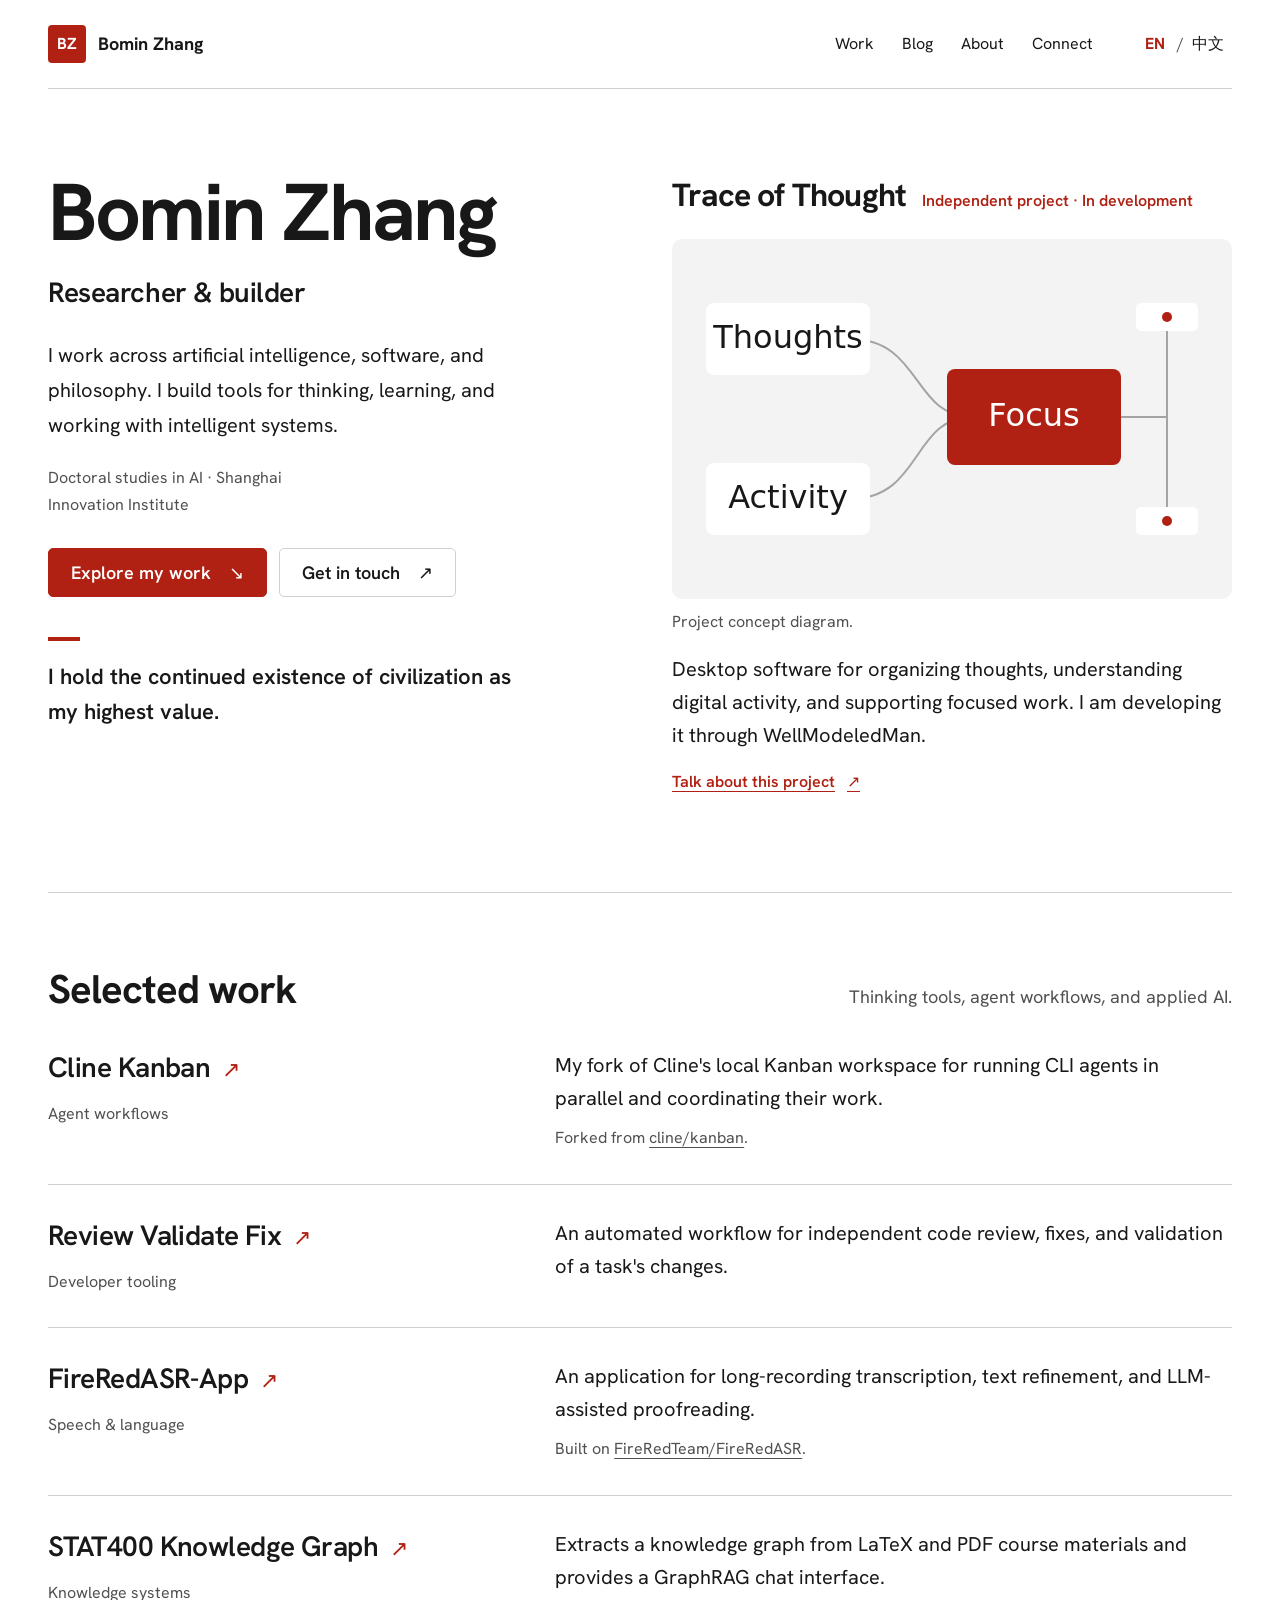
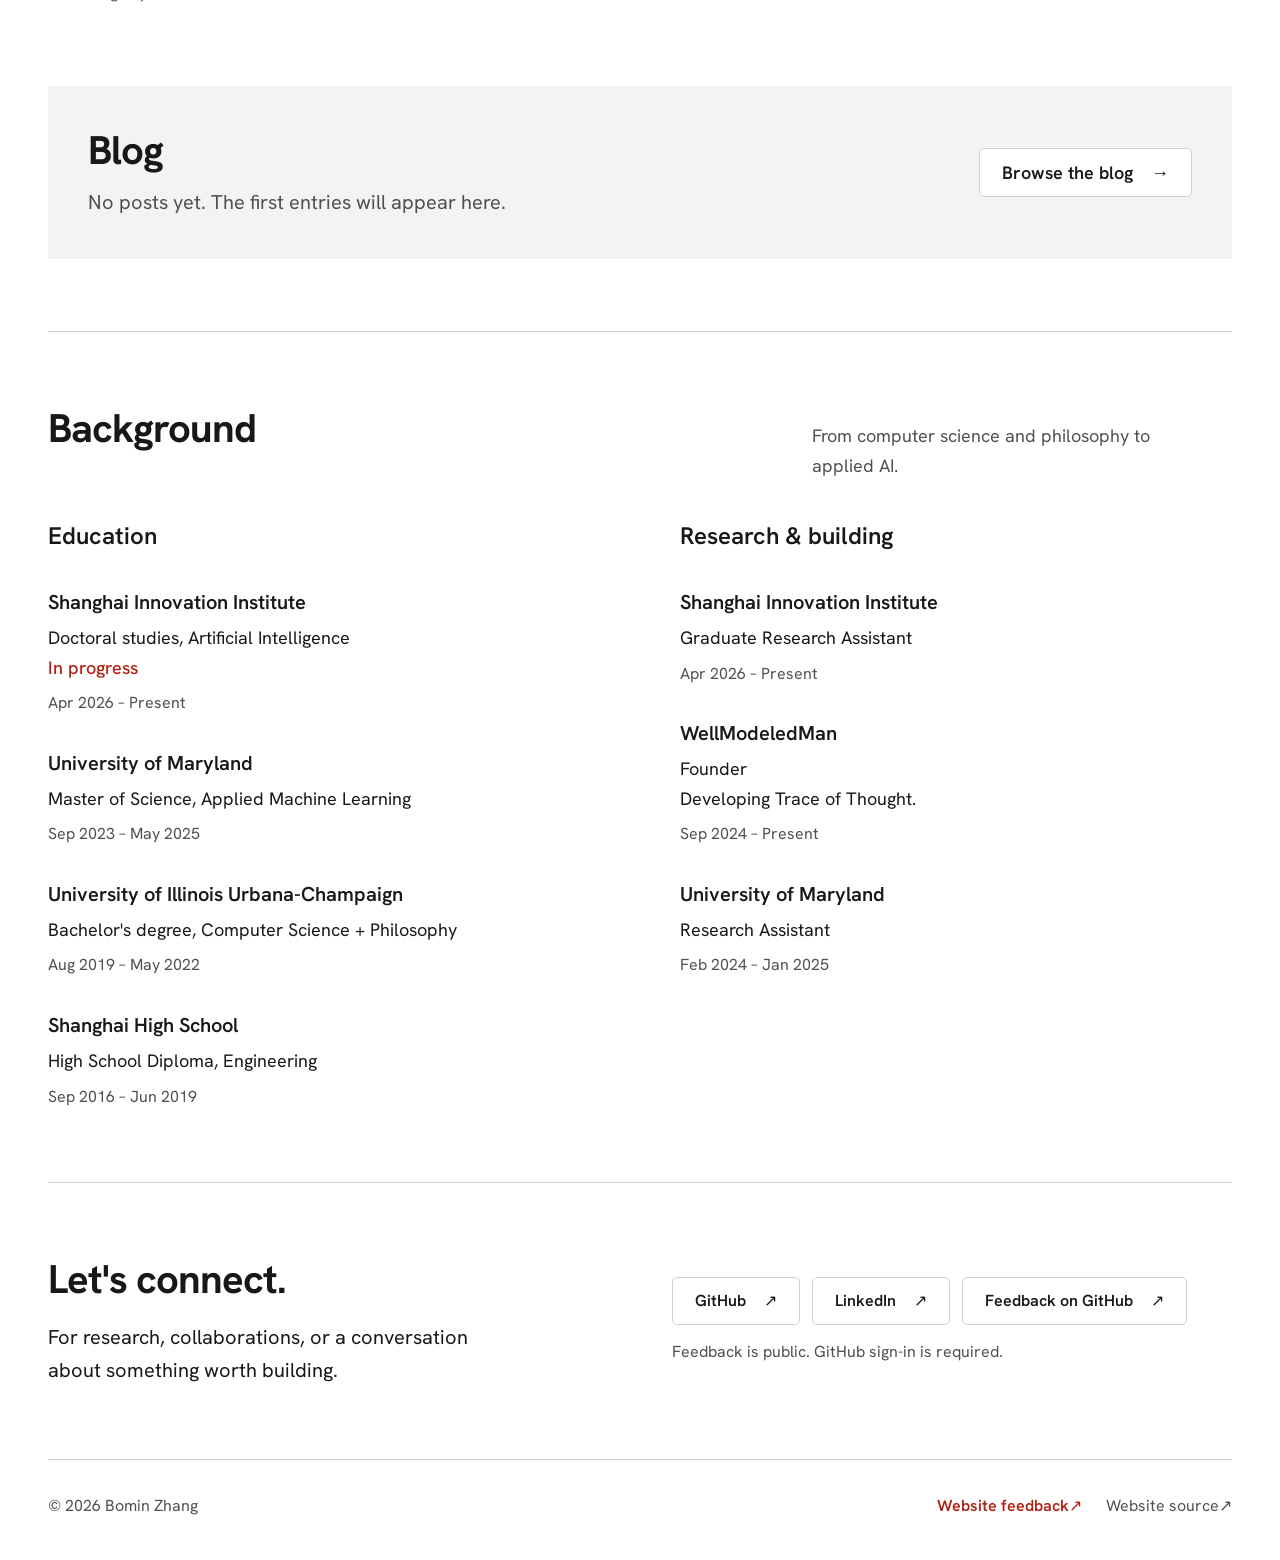
<file: projects/personal-website/public/index.html>
<!doctype html>
<html lang="en" data-language-redirect-entry>
<head>
  <meta charset="utf-8">
  <meta name="viewport" content="width=device-width, initial-scale=1">
  <meta name="description" content="Bomin Zhang, a researcher and builder working across artificial intelligence, software, and philosophy. 跨领域研究与构建者。">
  <title>Bomin Zhang | Researcher &amp; builder</title>
  <link rel="canonical" href="https://realmx1.github.io/">
  <link rel="alternate" hreflang="en" href="https://realmx1.github.io/en/">
  <link rel="alternate" hreflang="zh-CN" href="https://realmx1.github.io/zh/">
  <link rel="alternate" hreflang="x-default" href="https://realmx1.github.io/">
  <link rel="icon" type="image/svg+xml" href="assets/bomin-zhang-monogram.svg">
  <link rel="preload" href="assets/fonts/hanken-grotesk-latin-variable.woff2" as="font" type="font/woff2" crossorigin>
  <link rel="stylesheet" href="assets/personal-website.css">
  <script src="assets/language-preference-navigation.js" defer></script>
</head>
<body class="language-entry-page">
  <main class="language-entry-content">
    <span class="personal-monogram" aria-hidden="true">BZ</span>
    <h1 class="personal-name">Bomin Zhang</h1>
    <p class="language-entry-description">Researcher &amp; builder<br><span lang="zh-CN">跨领域研究与构建者</span></p>
    <nav class="entry-language-options" aria-label="Choose your language / 选择语言">
      <a href="en/" lang="en" hreflang="en">English <span aria-hidden="true">→</span></a>
      <a href="zh/" lang="zh-CN" hreflang="zh-CN">简体中文 <span aria-hidden="true">→</span></a>
    </nav>
  </main>
</body>
</html>
</file>
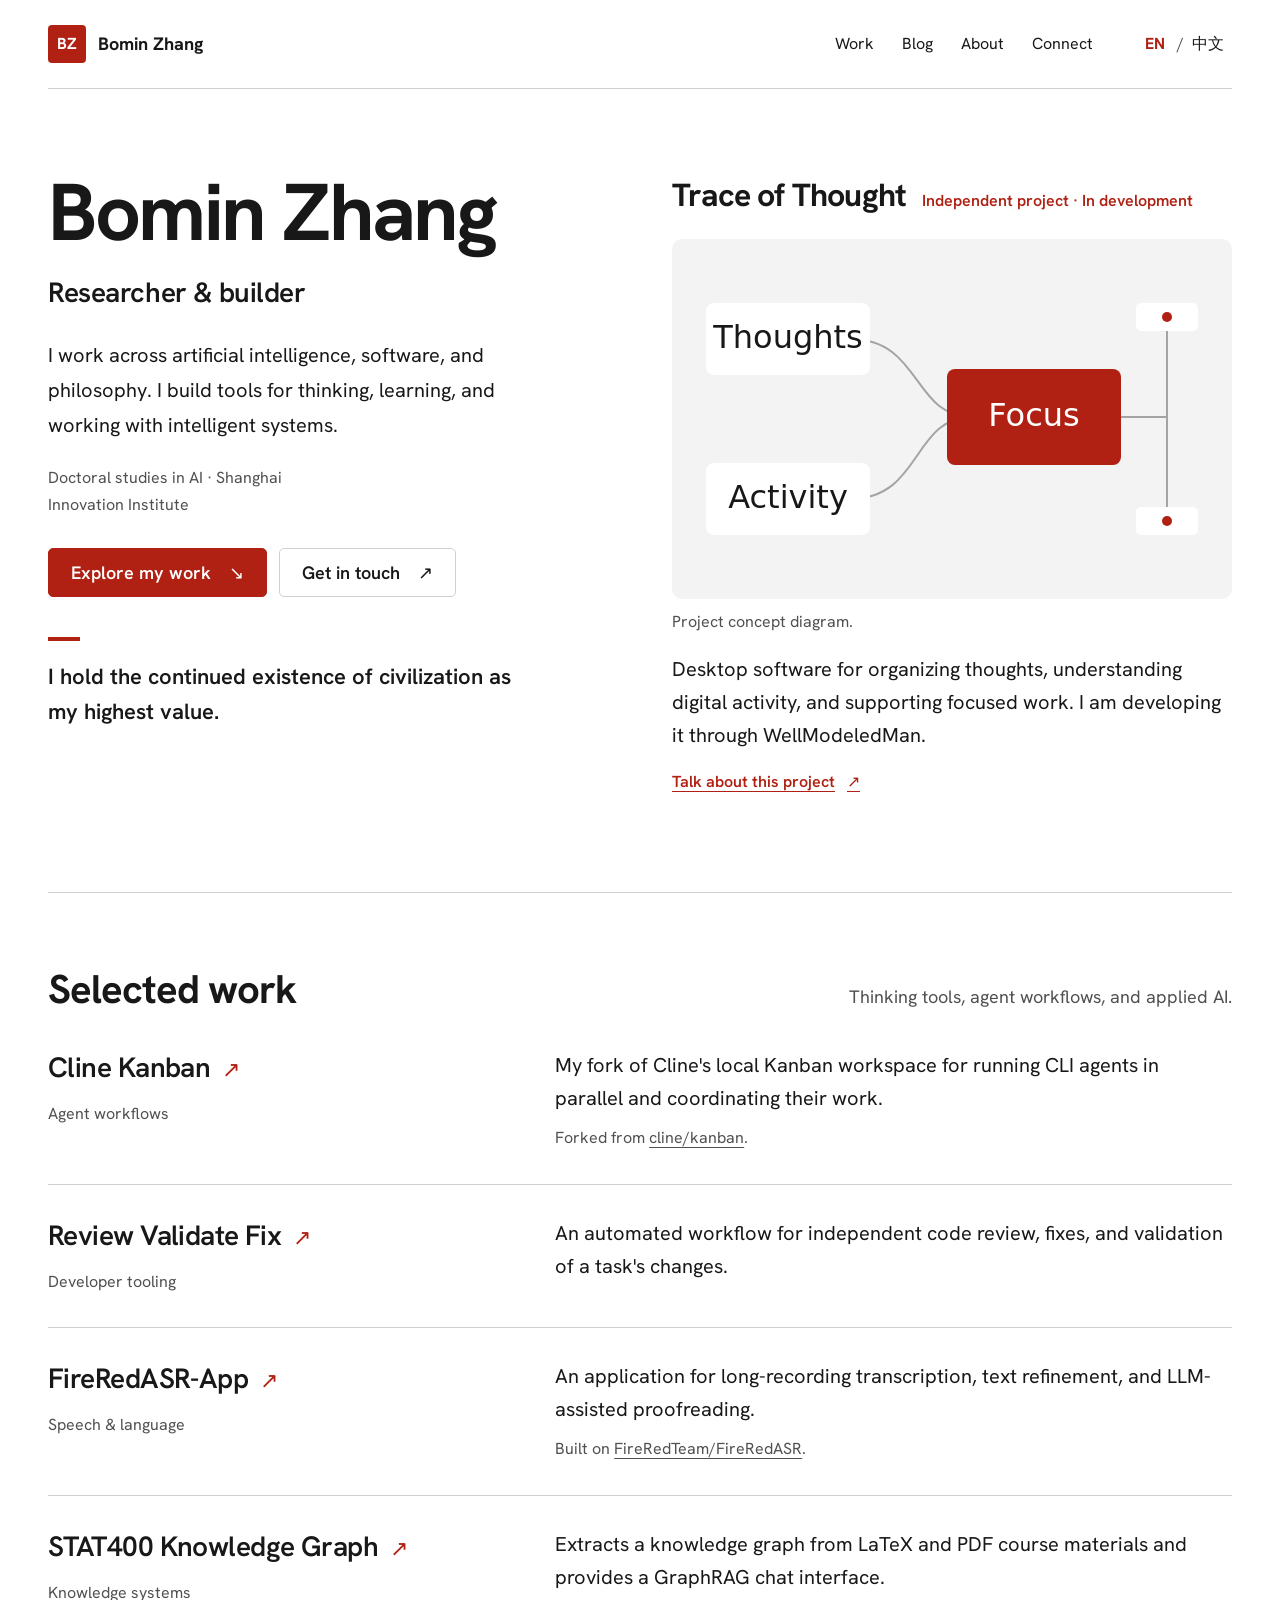
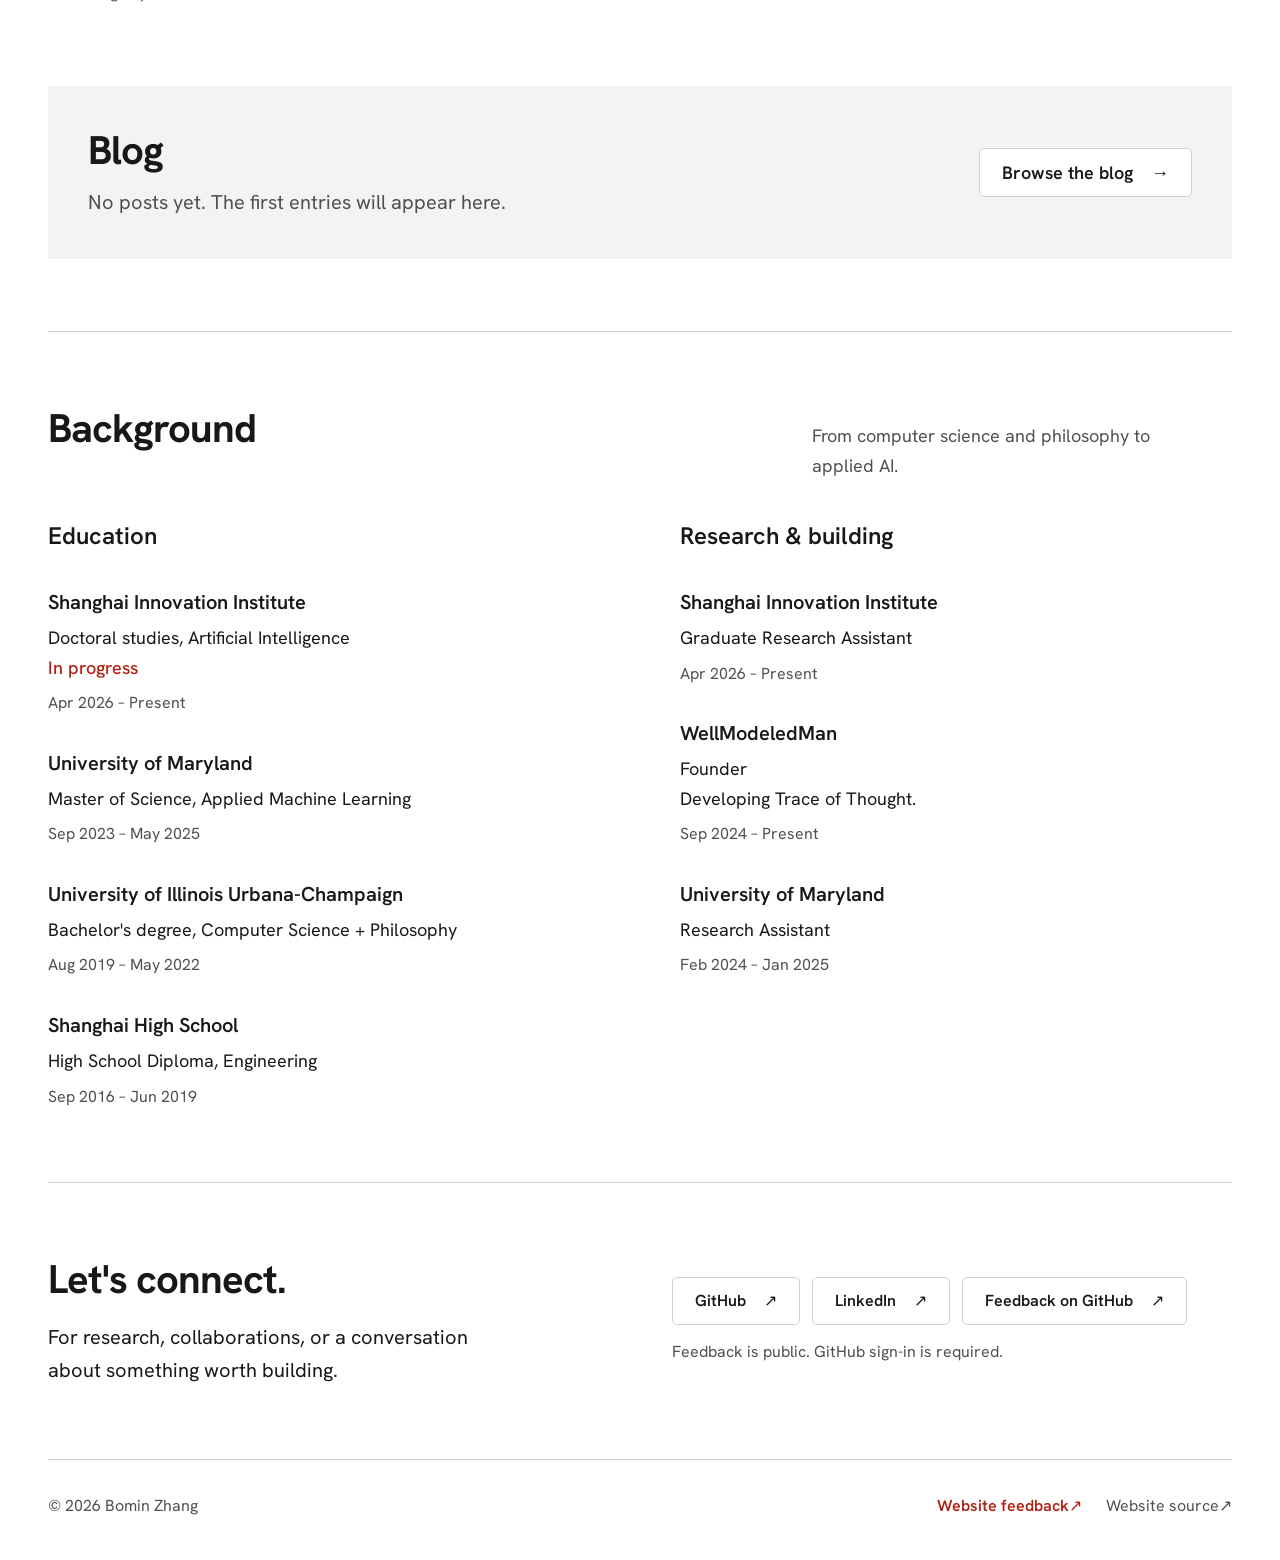
<file: projects/personal-website/public/en/index.html>
<!doctype html>
<html lang="en">
<head>
  <meta charset="utf-8">
  <meta name="viewport" content="width=device-width, initial-scale=1">
  <meta name="description" content="Bomin Zhang is a researcher and builder working across artificial intelligence, software, and philosophy. Explore selected work, background, and ways to connect.">
  <meta name="theme-color" content="white">
  <meta property="og:type" content="website">
  <meta property="og:title" content="Bomin Zhang | Researcher &amp; builder">
  <meta property="og:description" content="Working across artificial intelligence, software, and philosophy, with a longer view of civilization's future.">
  <meta property="og:url" content="https://realmx1.github.io/en/">
  <meta property="og:locale" content="en_US">
  <meta property="og:locale:alternate" content="zh_CN">
  <title>Bomin Zhang | Researcher &amp; builder</title>
  <link rel="canonical" href="https://realmx1.github.io/en/">
  <link rel="alternate" hreflang="en" href="https://realmx1.github.io/en/">
  <link rel="alternate" hreflang="zh-CN" href="https://realmx1.github.io/zh/">
  <link rel="alternate" hreflang="x-default" href="https://realmx1.github.io/">
  <link rel="icon" type="image/svg+xml" href="../assets/bomin-zhang-monogram.svg">
  <link rel="preload" href="../assets/fonts/hanken-grotesk-latin-variable.woff2" as="font" type="font/woff2" crossorigin>
  <link rel="stylesheet" href="../assets/personal-website.css">
  <script src="../assets/language-preference-navigation.js" defer></script>
</head>
<body>
  <a class="skip-navigation-link" href="#main-content">Skip to content</a>
  <div class="page-container">
    <header class="site-header">
      <a class="site-identity" href="./" aria-label="Bomin Zhang, home">
        <span class="personal-monogram" aria-hidden="true">BZ</span><span class="identity-name">Bomin Zhang</span>
      </a>
      <nav class="section-navigation" aria-label="Main navigation">
        <a href="#selected-work">Work</a>
        <a href="blog/">Blog</a>
        <a href="#professional-background">About</a>
        <a href="#connect">Connect</a>
      </nav>
      <nav class="language-navigation" aria-label="Language">
        <a href="./" lang="en" hreflang="en" aria-current="page">EN</a>
        <span class="language-separator" aria-hidden="true">/</span>
        <a href="../zh/" lang="zh-CN" hreflang="zh-CN" aria-label="切换到简体中文">中文</a>
      </nav>
    </header>

    <main id="main-content">
      <section class="personal-introduction" aria-labelledby="personal-name">
        <div class="personal-introduction-copy">
          <h1 class="personal-name" id="personal-name">Bomin Zhang</h1>
          <p class="professional-positioning">Researcher &amp; builder</p>
          <p class="personal-description">I work across artificial intelligence, software, and philosophy. I build tools for thinking, learning, and working with intelligent systems.</p>
          <p class="current-affiliation">Doctoral studies in AI · Shanghai Innovation Institute</p>
          <div class="intro-actions">
            <a class="button-link button-link-primary" href="#selected-work">Explore my work <span aria-hidden="true">↘</span></a>
            <a class="button-link" href="https://www.linkedin.com/in/bomin-zhang-8318aa192/">Get in touch <span aria-hidden="true">↗</span></a>
          </div>
          <p class="guiding-value">I hold the continued existence of civilization as my highest value.</p>
        </div>
        <article class="project-entry project-entry-featured" aria-labelledby="featured-project-heading">
          <div class="featured-project-heading">
            <h2 id="featured-project-heading">Trace of Thought</h2>
            <p class="project-category">Independent project · In development</p>
          </div>
          <figure class="featured-project-visual">
            <img src="../assets/trace-of-thought-concept-en.svg" width="560" height="360" alt="Thoughts and digital activity connect to focused work, illustrated as a project concept.">
            <figcaption>Project concept diagram.</figcaption>
          </figure>
          <p class="project-description">Desktop software for organizing thoughts, understanding digital activity, and supporting focused work. I am developing it through WellModeledMan.</p>
          <a class="project-conversation-link" href="#connect">Talk about this project <span aria-hidden="true">↗</span></a>
        </article>
      </section>

      <section class="content-section" id="selected-work" aria-labelledby="selected-work-heading">
        <div class="section-heading">
          <h2 id="selected-work-heading">Selected work</h2>
          <p>Thinking tools, agent workflows, and applied AI.</p>
        </div>
        <ul class="project-list">
          <li class="project-entry">
            <div>
              <h3><a class="project-title-link" href="https://github.com/RealmX1/cline-kanban">Cline Kanban <span aria-hidden="true">↗</span></a></h3>
              <p class="project-category">Agent workflows</p>
            </div>
            <div>
              <p class="project-description">My fork of Cline's local Kanban workspace for running CLI agents in parallel and coordinating their work.</p>
              <p class="project-provenance">Forked from <a href="https://github.com/cline/kanban">cline/kanban</a>.</p>
            </div>
          </li>
          <li class="project-entry">
            <div>
              <h3><a class="project-title-link" href="https://github.com/RealmX1/review-validate-fix">Review Validate Fix <span aria-hidden="true">↗</span></a></h3>
              <p class="project-category">Developer tooling</p>
            </div>
            <p class="project-description">An automated workflow for independent code review, fixes, and validation of a task's changes.</p>
          </li>
          <li class="project-entry">
            <div>
              <h3><a class="project-title-link" href="https://github.com/RealmX1/FireRedASR-App">FireRedASR-App <span aria-hidden="true">↗</span></a></h3>
              <p class="project-category">Speech &amp; language</p>
            </div>
            <div>
              <p class="project-description">An application for long-recording transcription, text refinement, and LLM-assisted proofreading.</p>
              <p class="project-provenance">Built on <a href="https://github.com/FireRedTeam/FireRedASR">FireRedTeam/FireRedASR</a>.</p>
            </div>
          </li>
          <li class="project-entry">
            <div>
              <h3><a class="project-title-link" href="https://github.com/RealmX1/STAT400-Knowledge-Graph">STAT400 Knowledge Graph <span aria-hidden="true">↗</span></a></h3>
              <p class="project-category">Knowledge systems</p>
            </div>
            <p class="project-description">Extracts a knowledge graph from LaTeX and PDF course materials and provides a GraphRAG chat interface.</p>
          </li>
        </ul>
      </section>

      <section class="blog-preview-section" aria-labelledby="blog-preview-heading">
        <div>
          <h2 id="blog-preview-heading">Blog</h2>
          <p>No posts yet. The first entries will appear here.</p>
        </div>
        <a class="button-link" href="blog/">Browse the blog <span aria-hidden="true">→</span></a>
      </section>

      <section class="content-section" id="professional-background" aria-labelledby="professional-background-heading">
        <div class="section-heading">
          <h2 id="professional-background-heading">Background</h2>
          <p>From computer science and philosophy to applied AI.</p>
        </div>
        <div class="professional-background">
          <div class="background-column">
            <h3>Education</h3>
            <ol class="background-timeline" aria-label="Education">
              <li data-education-entry>
                <h4>Shanghai Innovation Institute</h4>
                <p class="timeline-detail">Doctoral studies, Artificial Intelligence<br><span class="ongoing-status">In progress</span></p>
                <p class="timeline-period"><time datetime="2026-04">Apr 2026</time> – Present</p>
              </li>
              <li data-education-entry>
                <h4>University of Maryland</h4>
                <p class="timeline-detail">Master of Science, Applied Machine Learning</p>
                <p class="timeline-period"><time datetime="2023-09">Sep 2023</time> – <time datetime="2025-05">May 2025</time></p>
              </li>
              <li data-education-entry data-undergraduate-degree>
                <h4>University of Illinois Urbana-Champaign</h4>
                <p class="timeline-detail">Bachelor's degree, Computer Science + Philosophy</p>
                <p class="timeline-period"><time datetime="2019-08">Aug 2019</time> – <time datetime="2022-05">May 2022</time></p>
              </li>
              <li data-education-entry>
                <h4>Shanghai High School</h4>
                <p class="timeline-detail">High School Diploma, Engineering</p>
                <p class="timeline-period"><time datetime="2016-09">Sep 2016</time> – <time datetime="2019-06">Jun 2019</time></p>
              </li>
            </ol>
          </div>
          <div class="background-column">
            <h3>Research &amp; building</h3>
            <ol class="background-timeline" aria-label="Experience">
              <li>
                <h4>Shanghai Innovation Institute</h4>
                <p class="timeline-detail">Graduate Research Assistant</p>
                <p class="timeline-period"><time datetime="2026-04">Apr 2026</time> – Present</p>
              </li>
              <li>
                <h4>WellModeledMan</h4>
                <p class="timeline-detail">Founder<br>Developing Trace of Thought.</p>
                <p class="timeline-period"><time datetime="2024-09">Sep 2024</time> – Present</p>
              </li>
              <li>
                <h4>University of Maryland</h4>
                <p class="timeline-detail">Research Assistant</p>
                <p class="timeline-period"><time datetime="2024-02">Feb 2024</time> – <time datetime="2025-01">Jan 2025</time></p>
              </li>
            </ol>
          </div>
        </div>
      </section>

      <section class="content-section contact-section" id="connect" aria-labelledby="contact-heading">
        <div>
          <h2 class="contact-heading" id="contact-heading">Let's connect.</h2>
          <p class="contact-description">For research, collaborations, or a conversation about something worth building.</p>
        </div>
        <div class="contact-actions">
          <div class="contact-links">
            <a href="https://github.com/RealmX1">GitHub <span aria-hidden="true">↗</span></a>
            <a href="https://www.linkedin.com/in/bomin-zhang-8318aa192/">LinkedIn <span aria-hidden="true">↗</span></a>
            <a href="https://github.com/RealmX1/realmx1.github.io/issues/new?title=Website+feedback&amp;body=Page%3A+https%3A%2F%2Frealmx1.github.io%2Fen%2F%0ALanguage%3A+en%0A%0AProblem+or+suggestion%3A%0A" data-website-feedback>Feedback on GitHub <span aria-hidden="true">↗</span></a>
          </div>
          <p class="feedback-disclosure">Feedback is public. GitHub sign-in is required.</p>
        </div>
      </section>
    </main>

    <footer class="site-footer">
      <p>© 2026 Bomin Zhang</p>
      <div class="footer-links">
        <a href="https://github.com/RealmX1/realmx1.github.io/issues/new?title=Website+feedback&amp;body=Page%3A+https%3A%2F%2Frealmx1.github.io%2Fen%2F%0ALanguage%3A+en%0A%0AProblem+or+suggestion%3A%0A" data-website-feedback>Website feedback <span aria-hidden="true">↗</span></a>
        <a href="https://github.com/RealmX1/realmx1.github.io">Website source <span aria-hidden="true">↗</span></a>
      </div>
    </footer>
  </div>
</body>
</html>
</file>
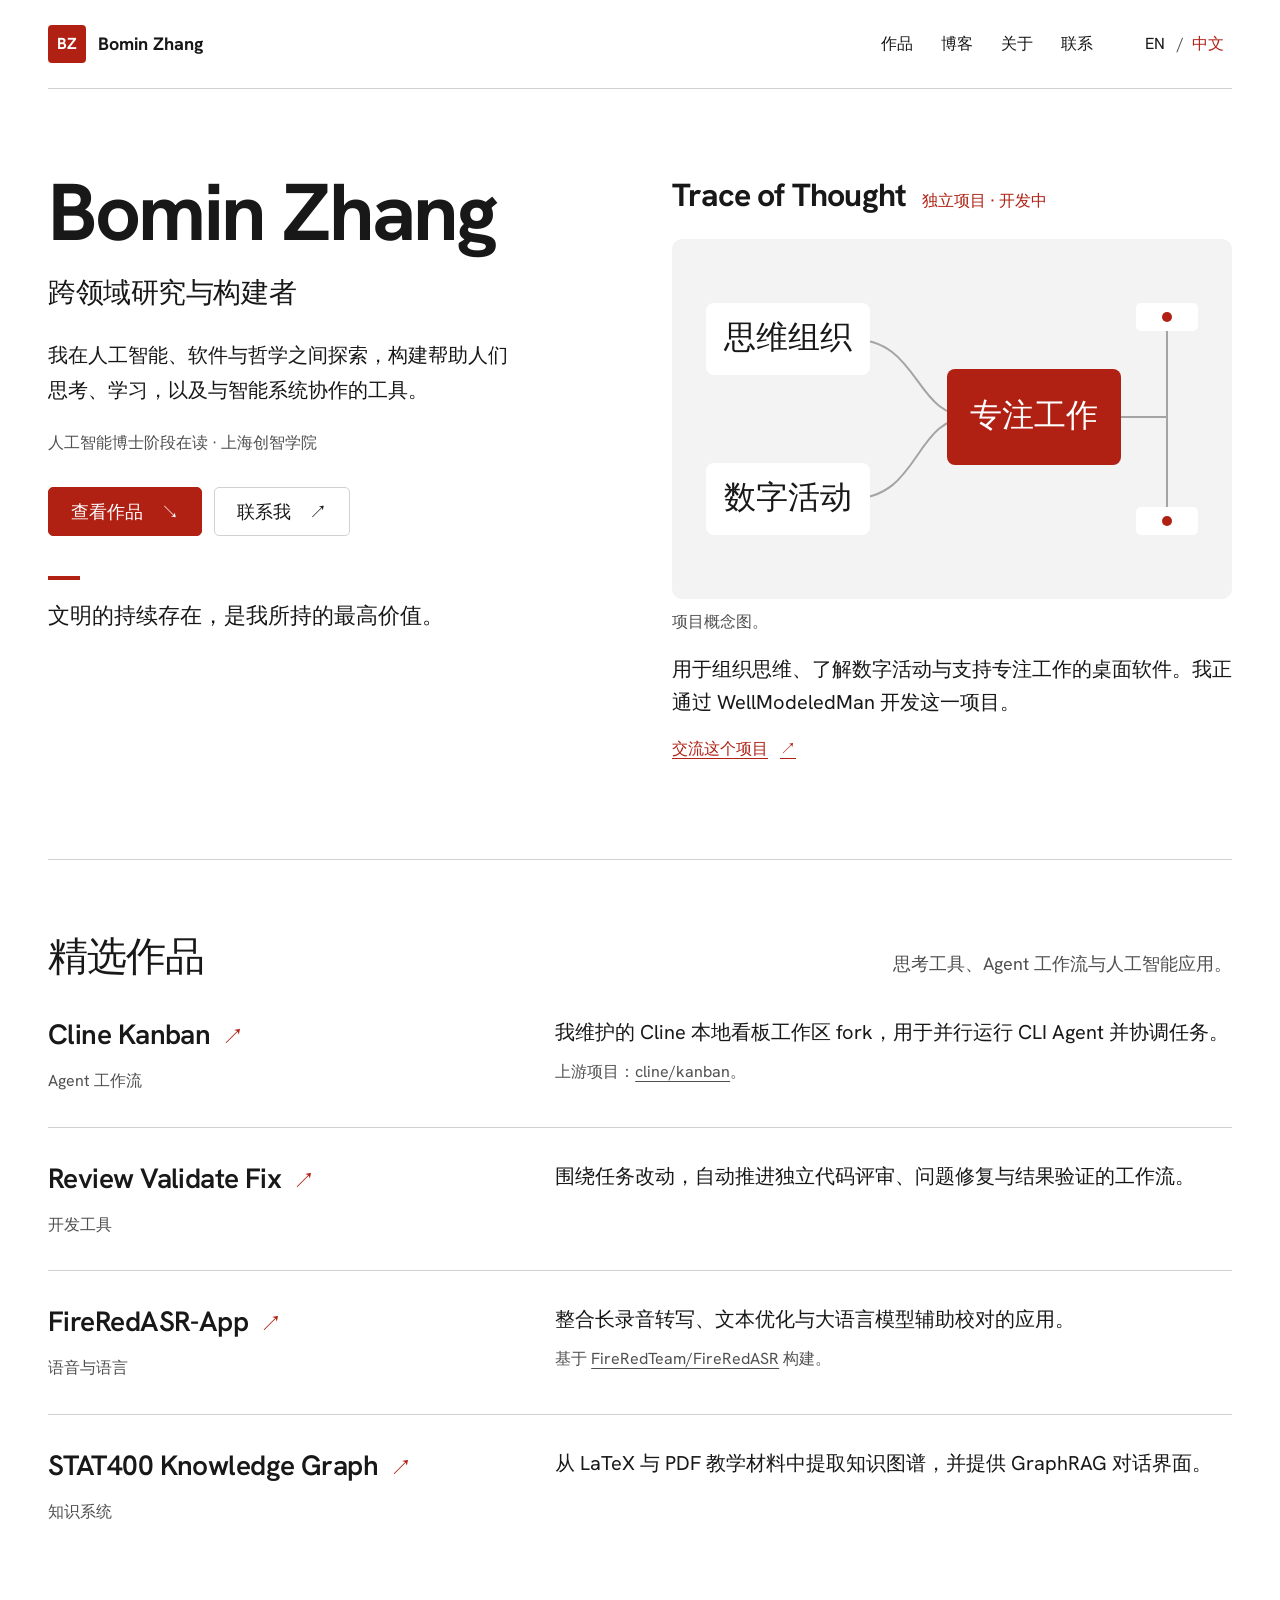
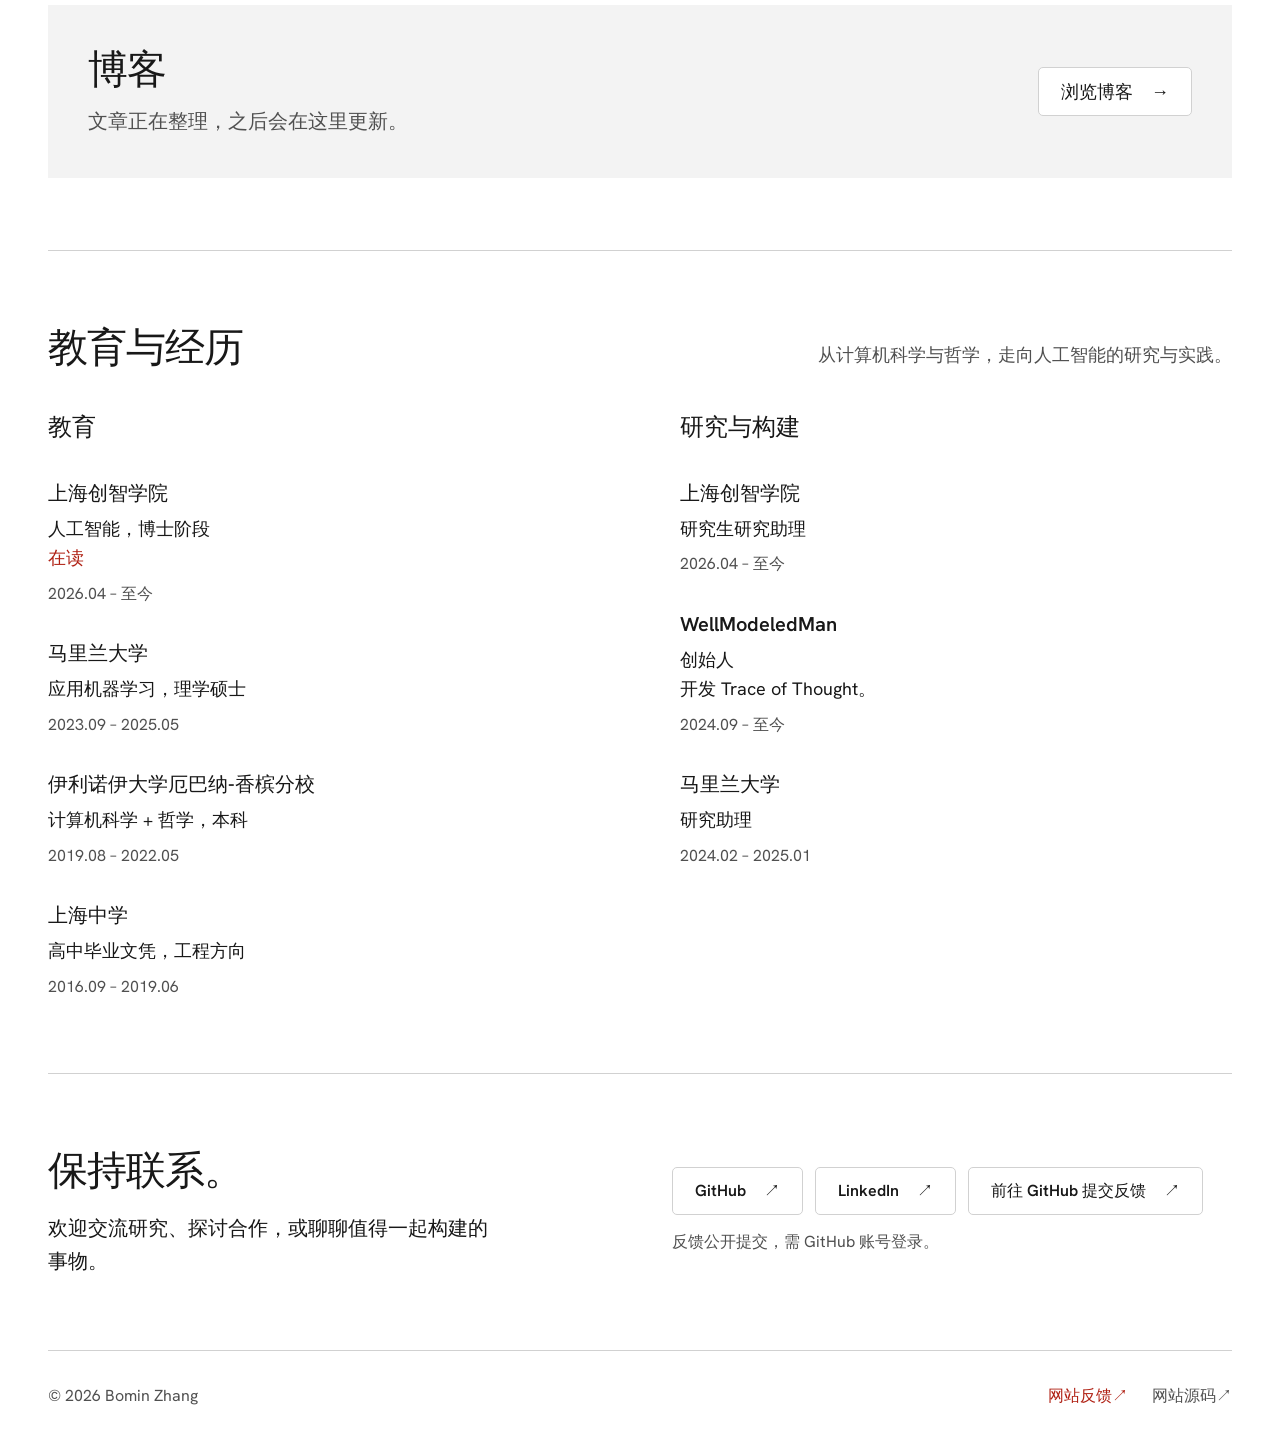
<file: projects/personal-website/public/zh/index.html>
<!doctype html>
<html lang="zh-CN">
<head>
  <meta charset="utf-8">
  <meta name="viewport" content="width=device-width, initial-scale=1">
  <meta name="description" content="Bomin Zhang，跨领域研究与构建者，关注人工智能、软件与哲学。了解精选作品、教育与研究经历，以及联系方式。">
  <meta name="theme-color" content="white">
  <meta property="og:type" content="website">
  <meta property="og:title" content="Bomin Zhang | 跨领域研究与构建者">
  <meta property="og:description" content="在人工智能、软件与哲学之间探索，以文明的持续存在与长期繁荣为方向。">
  <meta property="og:url" content="https://realmx1.github.io/zh/">
  <meta property="og:locale" content="zh_CN">
  <meta property="og:locale:alternate" content="en_US">
  <title>Bomin Zhang | 跨领域研究与构建者</title>
  <link rel="canonical" href="https://realmx1.github.io/zh/">
  <link rel="alternate" hreflang="en" href="https://realmx1.github.io/en/">
  <link rel="alternate" hreflang="zh-CN" href="https://realmx1.github.io/zh/">
  <link rel="alternate" hreflang="x-default" href="https://realmx1.github.io/">
  <link rel="icon" type="image/svg+xml" href="../assets/bomin-zhang-monogram.svg">
  <link rel="preload" href="../assets/fonts/hanken-grotesk-latin-variable.woff2" as="font" type="font/woff2" crossorigin>
  <link rel="stylesheet" href="../assets/personal-website.css">
  <script src="../assets/language-preference-navigation.js" defer></script>
</head>
<body>
  <a class="skip-navigation-link" href="#main-content">跳转到正文</a>
  <div class="page-container">
    <header class="site-header">
      <a class="site-identity" href="./" aria-label="Bomin Zhang，首页">
        <span class="personal-monogram" aria-hidden="true">BZ</span><span class="identity-name">Bomin Zhang</span>
      </a>
      <nav class="section-navigation" aria-label="主导航">
        <a href="#selected-work">作品</a>
        <a href="blog/">博客</a>
        <a href="#professional-background">关于</a>
        <a href="#connect">联系</a>
      </nav>
      <nav class="language-navigation" aria-label="语言">
        <a href="../en/" lang="en" hreflang="en" aria-label="Switch to English">EN</a>
        <span class="language-separator" aria-hidden="true">/</span>
        <a href="./" lang="zh-CN" hreflang="zh-CN" aria-current="page">中文</a>
      </nav>
    </header>

    <main id="main-content">
      <section class="personal-introduction" aria-labelledby="personal-name">
        <div class="personal-introduction-copy">
          <h1 class="personal-name" id="personal-name">Bomin Zhang</h1>
          <p class="professional-positioning">跨领域研究与构建者</p>
          <p class="personal-description">我在人工智能、软件与哲学之间探索，构建帮助人们思考、学习，以及与智能系统协作的工具。</p>
          <p class="current-affiliation">人工智能博士阶段在读 · 上海创智学院</p>
          <div class="intro-actions">
            <a class="button-link button-link-primary" href="#selected-work">查看作品 <span aria-hidden="true">↘</span></a>
            <a class="button-link" href="https://www.linkedin.com/in/bomin-zhang-8318aa192/">联系我 <span aria-hidden="true">↗</span></a>
          </div>
          <p class="guiding-value">文明的持续存在，是我所持的最高价值。</p>
        </div>
        <article class="project-entry project-entry-featured" aria-labelledby="featured-project-heading">
          <div class="featured-project-heading">
            <h2 id="featured-project-heading">Trace of Thought</h2>
            <p class="project-category">独立项目 · 开发中</p>
          </div>
          <figure class="featured-project-visual">
            <img src="../assets/trace-of-thought-concept-zh.svg" width="560" height="360" alt="将思维组织与数字活动连接到专注工作的项目概念图。">
            <figcaption>项目概念图。</figcaption>
          </figure>
          <p class="project-description">用于组织思维、了解数字活动与支持专注工作的桌面软件。我正通过 WellModeledMan 开发这一项目。</p>
          <a class="project-conversation-link" href="#connect">交流这个项目 <span aria-hidden="true">↗</span></a>
        </article>
      </section>

      <section class="content-section" id="selected-work" aria-labelledby="selected-work-heading">
        <div class="section-heading">
          <h2 id="selected-work-heading">精选作品</h2>
          <p>思考工具、Agent 工作流与人工智能应用。</p>
        </div>
        <ul class="project-list">
          <li class="project-entry">
            <div>
              <h3><a class="project-title-link" href="https://github.com/RealmX1/cline-kanban">Cline Kanban <span aria-hidden="true">↗</span></a></h3>
              <p class="project-category">Agent 工作流</p>
            </div>
            <div>
              <p class="project-description">我维护的 Cline 本地看板工作区 fork，用于并行运行 CLI Agent 并协调任务。</p>
              <p class="project-provenance">上游项目：<a href="https://github.com/cline/kanban">cline/kanban</a>。</p>
            </div>
          </li>
          <li class="project-entry">
            <div>
              <h3><a class="project-title-link" href="https://github.com/RealmX1/review-validate-fix">Review Validate Fix <span aria-hidden="true">↗</span></a></h3>
              <p class="project-category">开发工具</p>
            </div>
            <p class="project-description">围绕任务改动，自动推进独立代码评审、问题修复与结果验证的工作流。</p>
          </li>
          <li class="project-entry">
            <div>
              <h3><a class="project-title-link" href="https://github.com/RealmX1/FireRedASR-App">FireRedASR-App <span aria-hidden="true">↗</span></a></h3>
              <p class="project-category">语音与语言</p>
            </div>
            <div>
              <p class="project-description">整合长录音转写、文本优化与大语言模型辅助校对的应用。</p>
              <p class="project-provenance">基于 <a href="https://github.com/FireRedTeam/FireRedASR">FireRedTeam/FireRedASR</a> 构建。</p>
            </div>
          </li>
          <li class="project-entry">
            <div>
              <h3><a class="project-title-link" href="https://github.com/RealmX1/STAT400-Knowledge-Graph">STAT400 Knowledge Graph <span aria-hidden="true">↗</span></a></h3>
              <p class="project-category">知识系统</p>
            </div>
            <p class="project-description">从 LaTeX 与 PDF 教学材料中提取知识图谱，并提供 GraphRAG 对话界面。</p>
          </li>
        </ul>
      </section>

      <section class="blog-preview-section" aria-labelledby="blog-preview-heading">
        <div>
          <h2 id="blog-preview-heading">博客</h2>
          <p>文章正在整理，之后会在这里更新。</p>
        </div>
        <a class="button-link" href="blog/">浏览博客 <span aria-hidden="true">→</span></a>
      </section>

      <section class="content-section" id="professional-background" aria-labelledby="professional-background-heading">
        <div class="section-heading">
          <h2 id="professional-background-heading">教育与经历</h2>
          <p>从计算机科学与哲学，走向人工智能的研究与实践。</p>
        </div>
        <div class="professional-background">
          <div class="background-column">
            <h3>教育</h3>
            <ol class="background-timeline" aria-label="教育经历">
              <li data-education-entry>
                <h4>上海创智学院</h4>
                <p class="timeline-detail">人工智能，博士阶段<br><span class="ongoing-status">在读</span></p>
                <p class="timeline-period"><time datetime="2026-04">2026.04</time> – 至今</p>
              </li>
              <li data-education-entry>
                <h4>马里兰大学</h4>
                <p class="timeline-detail">应用机器学习，理学硕士</p>
                <p class="timeline-period"><time datetime="2023-09">2023.09</time> – <time datetime="2025-05">2025.05</time></p>
              </li>
              <li data-education-entry data-undergraduate-degree>
                <h4>伊利诺伊大学厄巴纳-香槟分校</h4>
                <p class="timeline-detail">计算机科学 + 哲学，本科</p>
                <p class="timeline-period"><time datetime="2019-08">2019.08</time> – <time datetime="2022-05">2022.05</time></p>
              </li>
              <li data-education-entry>
                <h4>上海中学</h4>
                <p class="timeline-detail">高中毕业文凭，工程方向</p>
                <p class="timeline-period"><time datetime="2016-09">2016.09</time> – <time datetime="2019-06">2019.06</time></p>
              </li>
            </ol>
          </div>
          <div class="background-column">
            <h3>研究与构建</h3>
            <ol class="background-timeline" aria-label="工作与研究经历">
              <li>
                <h4>上海创智学院</h4>
                <p class="timeline-detail">研究生研究助理</p>
                <p class="timeline-period"><time datetime="2026-04">2026.04</time> – 至今</p>
              </li>
              <li>
                <h4>WellModeledMan</h4>
                <p class="timeline-detail">创始人<br>开发 Trace of Thought。</p>
                <p class="timeline-period"><time datetime="2024-09">2024.09</time> – 至今</p>
              </li>
              <li>
                <h4>马里兰大学</h4>
                <p class="timeline-detail">研究助理</p>
                <p class="timeline-period"><time datetime="2024-02">2024.02</time> – <time datetime="2025-01">2025.01</time></p>
              </li>
            </ol>
          </div>
        </div>
      </section>

      <section class="content-section contact-section" id="connect" aria-labelledby="contact-heading">
        <div>
          <h2 class="contact-heading" id="contact-heading">保持联系。</h2>
          <p class="contact-description">欢迎交流研究、探讨合作，或聊聊值得一起构建的事物。</p>
        </div>
        <div class="contact-actions">
          <div class="contact-links">
            <a href="https://github.com/RealmX1">GitHub <span aria-hidden="true">↗</span></a>
            <a href="https://www.linkedin.com/in/bomin-zhang-8318aa192/">LinkedIn <span aria-hidden="true">↗</span></a>
            <a href="https://github.com/RealmX1/realmx1.github.io/issues/new?title=%E7%BD%91%E7%AB%99%E5%8F%8D%E9%A6%88&amp;body=Page%3A+https%3A%2F%2Frealmx1.github.io%2Fzh%2F%0ALanguage%3A+zh%0A%0A%E9%97%AE%E9%A2%98%E6%88%96%E5%BB%BA%E8%AE%AE%EF%BC%9A%0A" data-website-feedback>前往 GitHub 提交反馈 <span aria-hidden="true">↗</span></a>
          </div>
          <p class="feedback-disclosure">反馈公开提交，需 GitHub 账号登录。</p>
        </div>
      </section>
    </main>

    <footer class="site-footer">
      <p>© 2026 Bomin Zhang</p>
      <div class="footer-links">
        <a href="https://github.com/RealmX1/realmx1.github.io/issues/new?title=%E7%BD%91%E7%AB%99%E5%8F%8D%E9%A6%88&amp;body=Page%3A+https%3A%2F%2Frealmx1.github.io%2Fzh%2F%0ALanguage%3A+zh%0A%0A%E9%97%AE%E9%A2%98%E6%88%96%E5%BB%BA%E8%AE%AE%EF%BC%9A%0A" data-website-feedback>网站反馈 <span aria-hidden="true">↗</span></a>
        <a href="https://github.com/RealmX1/realmx1.github.io">网站源码 <span aria-hidden="true">↗</span></a>
      </div>
    </footer>
  </div>
</body>
</html>
</file>
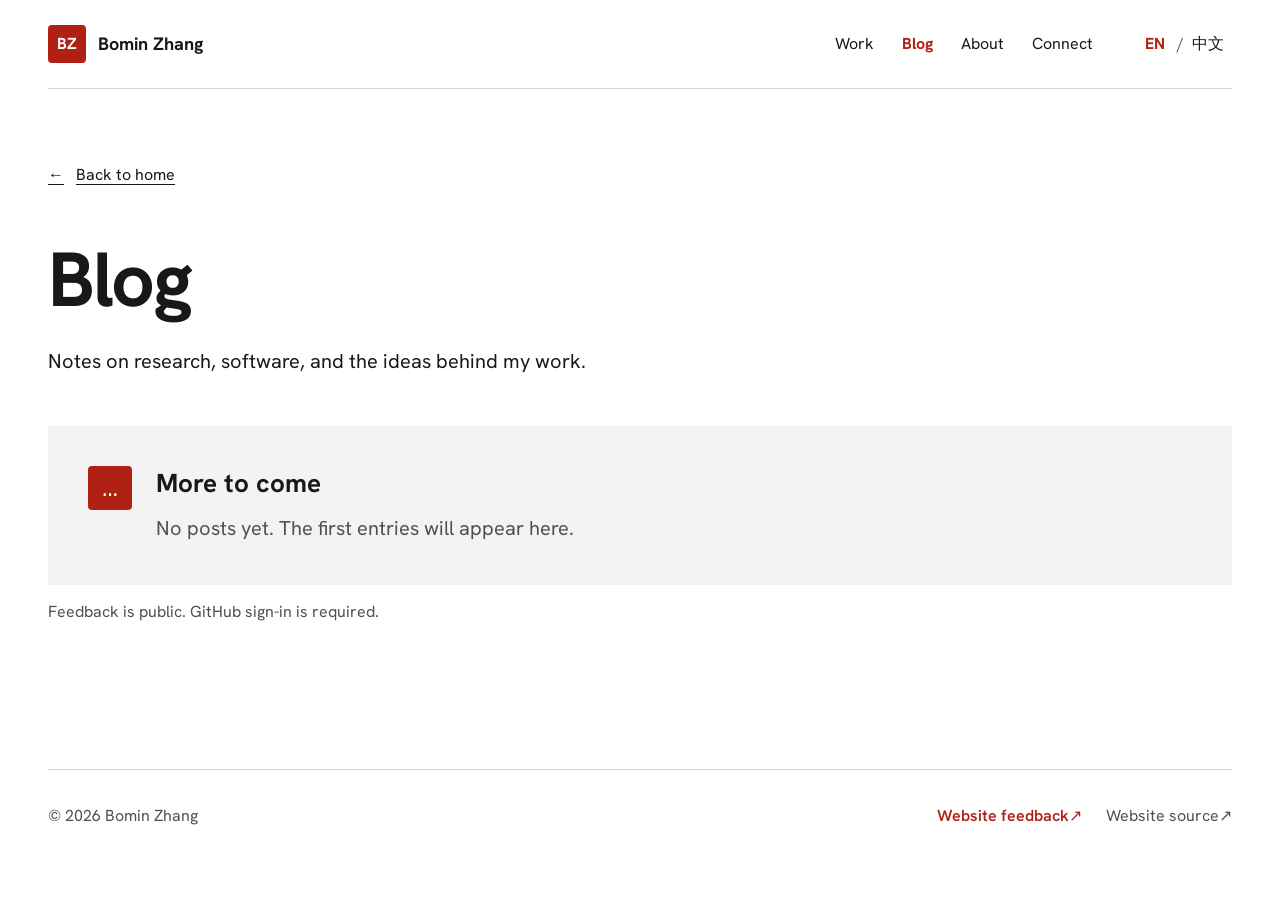
<file: projects/personal-website/public/en/blog/index.html>
<!doctype html>
<html lang="en">
<head>
  <meta charset="utf-8">
  <meta name="viewport" content="width=device-width, initial-scale=1">
  <meta name="description" content="Notes on research, software, and the ideas behind my work.">
  <meta name="theme-color" content="white">
  <meta property="og:type" content="website">
  <meta property="og:title" content="Blog | Bomin Zhang">
  <meta property="og:description" content="Notes on research, software, and the ideas behind my work.">
  <meta property="og:url" content="https://realmx1.github.io/en/blog/">
  <title>Blog | Bomin Zhang</title>
  <link rel="canonical" href="https://realmx1.github.io/en/blog/">
  <link rel="alternate" hreflang="en" href="https://realmx1.github.io/en/blog/">
  <link rel="alternate" hreflang="zh-CN" href="https://realmx1.github.io/zh/blog/">
  <link rel="alternate" hreflang="x-default" href="https://realmx1.github.io/en/blog/">
  <link rel="icon" type="image/svg+xml" href="../../assets/bomin-zhang-monogram.svg">
  <link rel="preload" href="../../assets/fonts/hanken-grotesk-latin-variable.woff2" as="font" type="font/woff2" crossorigin>
  <link rel="stylesheet" href="../../assets/personal-website.css">
  <script src="../../assets/language-preference-navigation.js" defer></script>
</head>
<body>
  <a class="skip-navigation-link" href="#main-content">Skip to content</a>
  <div class="page-container">
    <header class="site-header">
      <a class="site-identity" href="../" aria-label="Bomin Zhang, home">
        <span class="personal-monogram" aria-hidden="true">BZ</span><span class="identity-name">Bomin Zhang</span>
      </a>
      <nav class="section-navigation" aria-label="Main navigation">
        <a href="../#selected-work">Work</a>
        <a href="./" aria-current="page">Blog</a>
        <a href="../#professional-background">About</a>
        <a href="../#connect">Connect</a>
      </nav>
      <nav class="language-navigation" aria-label="Language">
        <a href="./" lang="en" hreflang="en" aria-current="page">EN</a>
        <span class="language-separator" aria-hidden="true">/</span>
        <a href="../../zh/blog/" lang="zh-CN" hreflang="zh-CN" aria-label="切换到简体中文">中文</a>
      </nav>
    </header>
    <main class="blog-page-main" id="main-content">
      <a class="back-to-home-link" href="../"><span aria-hidden="true">←</span> Back to home</a>
      <h1 class="blog-page-title">Blog</h1>
      <p class="blog-page-description">Notes on research, software, and the ideas behind my work.</p>
      <section class="blog-empty-state" data-blog-empty-state aria-labelledby="blog-empty-heading">
        <span class="blog-empty-symbol" aria-hidden="true">…</span>
        <div>
          <h2 id="blog-empty-heading">More to come</h2>
          <p>No posts yet. The first entries will appear here.</p>
        </div>
      </section>
      <p class="feedback-disclosure">Feedback is public. GitHub sign-in is required.</p>
    </main>
    <footer class="site-footer">
      <p>© 2026 Bomin Zhang</p>
      <div class="footer-links">
        <a href="https://github.com/RealmX1/realmx1.github.io/issues/new?title=Website+feedback&amp;body=Page%3A+https%3A%2F%2Frealmx1.github.io%2Fen%2Fblog%2F%0ALanguage%3A+en%0A%0AProblem+or+suggestion%3A%0A" data-website-feedback>Website feedback <span aria-hidden="true">↗</span></a>
        <a href="https://github.com/RealmX1/realmx1.github.io">Website source <span aria-hidden="true">↗</span></a>
      </div>
    </footer>
  </div>
</body>
</html>
</file>
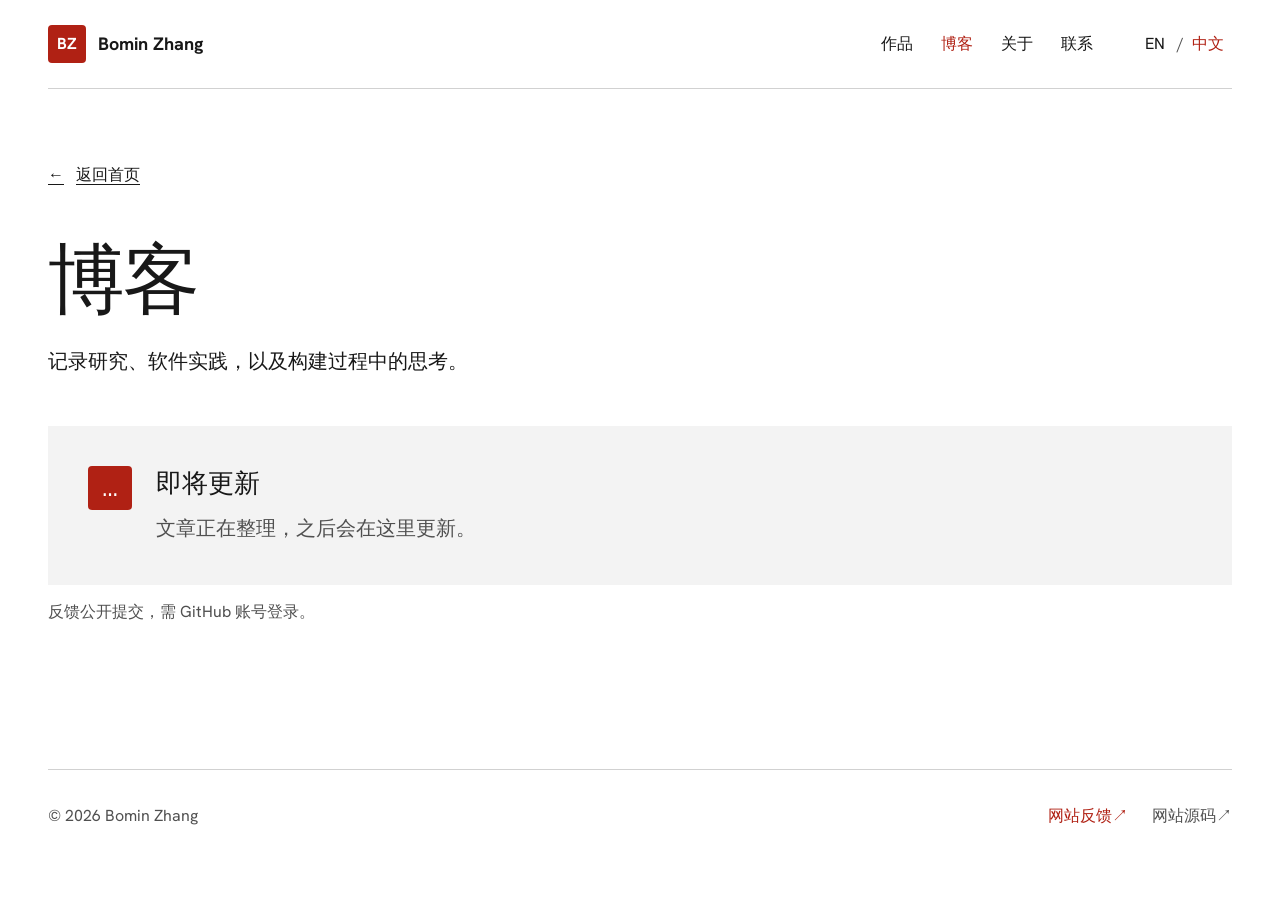
<file: projects/personal-website/public/zh/blog/index.html>
<!doctype html>
<html lang="zh-CN">
<head>
  <meta charset="utf-8">
  <meta name="viewport" content="width=device-width, initial-scale=1">
  <meta name="description" content="记录研究、软件实践，以及构建过程中的思考。">
  <meta name="theme-color" content="white">
  <meta property="og:type" content="website">
  <meta property="og:title" content="博客 | Bomin Zhang">
  <meta property="og:description" content="记录研究、软件实践，以及构建过程中的思考。">
  <meta property="og:url" content="https://realmx1.github.io/zh/blog/">
  <title>博客 | Bomin Zhang</title>
  <link rel="canonical" href="https://realmx1.github.io/zh/blog/">
  <link rel="alternate" hreflang="en" href="https://realmx1.github.io/en/blog/">
  <link rel="alternate" hreflang="zh-CN" href="https://realmx1.github.io/zh/blog/">
  <link rel="alternate" hreflang="x-default" href="https://realmx1.github.io/en/blog/">
  <link rel="icon" type="image/svg+xml" href="../../assets/bomin-zhang-monogram.svg">
  <link rel="preload" href="../../assets/fonts/hanken-grotesk-latin-variable.woff2" as="font" type="font/woff2" crossorigin>
  <link rel="stylesheet" href="../../assets/personal-website.css">
  <script src="../../assets/language-preference-navigation.js" defer></script>
</head>
<body>
  <a class="skip-navigation-link" href="#main-content">跳转到正文</a>
  <div class="page-container">
    <header class="site-header">
      <a class="site-identity" href="../" aria-label="Bomin Zhang，首页">
        <span class="personal-monogram" aria-hidden="true">BZ</span><span class="identity-name">Bomin Zhang</span>
      </a>
      <nav class="section-navigation" aria-label="主导航">
        <a href="../#selected-work">作品</a>
        <a href="./" aria-current="page">博客</a>
        <a href="../#professional-background">关于</a>
        <a href="../#connect">联系</a>
      </nav>
      <nav class="language-navigation" aria-label="语言">
        <a href="../../en/blog/" lang="en" hreflang="en" aria-label="Switch to English">EN</a>
        <span class="language-separator" aria-hidden="true">/</span>
        <a href="./" lang="zh-CN" hreflang="zh-CN" aria-current="page">中文</a>
      </nav>
    </header>
    <main class="blog-page-main" id="main-content">
      <a class="back-to-home-link" href="../"><span aria-hidden="true">←</span> 返回首页</a>
      <h1 class="blog-page-title">博客</h1>
      <p class="blog-page-description">记录研究、软件实践，以及构建过程中的思考。</p>
      <section class="blog-empty-state" data-blog-empty-state aria-labelledby="blog-empty-heading">
        <span class="blog-empty-symbol" aria-hidden="true">…</span>
        <div>
          <h2 id="blog-empty-heading">即将更新</h2>
          <p>文章正在整理，之后会在这里更新。</p>
        </div>
      </section>
      <p class="feedback-disclosure">反馈公开提交，需 GitHub 账号登录。</p>
    </main>
    <footer class="site-footer">
      <p>© 2026 Bomin Zhang</p>
      <div class="footer-links">
        <a href="https://github.com/RealmX1/realmx1.github.io/issues/new?title=%E7%BD%91%E7%AB%99%E5%8F%8D%E9%A6%88&amp;body=Page%3A+https%3A%2F%2Frealmx1.github.io%2Fzh%2Fblog%2F%0ALanguage%3A+zh%0A%0A%E9%97%AE%E9%A2%98%E6%88%96%E5%BB%BA%E8%AE%AE%EF%BC%9A%0A" data-website-feedback>网站反馈 <span aria-hidden="true">↗</span></a>
        <a href="https://github.com/RealmX1/realmx1.github.io">网站源码 <span aria-hidden="true">↗</span></a>
      </div>
    </footer>
  </div>
</body>
</html>
</file>
<file: projects/personal-website/public/assets/personal-website.css>
@font-face {
  font-family: "Hanken Grotesk"; font-style: normal; font-weight: 400 700; font-display: swap;
  src: url("fonts/hanken-grotesk-latin-variable.woff2") format("woff2");
}
:root {
  color-scheme: light;
  --color-page-background: oklch(1 0 0);
  --color-body-text: oklch(0.21 0 0);
  --color-secondary-text: oklch(0.43 0 0);
  --color-brand-primary: oklch(0.49 0.18 30);
  --color-brand-hover: oklch(0.41 0.15 30);
  --color-brand-tint: oklch(0.965 0 0);
  --color-divider: oklch(0.86 0 0);
  --color-focus-indicator: oklch(0.49 0.18 30);
  --motion-ease-out: cubic-bezier(0.22, 1, 0.36, 1);
  font-family: "Hanken Grotesk", -apple-system, BlinkMacSystemFont, "Segoe UI", "PingFang SC", "Microsoft YaHei", sans-serif;
  color: var(--color-body-text); background: var(--color-page-background);
  font-synthesis: none; text-rendering: optimizeLegibility; -webkit-font-smoothing: antialiased;
}
* { box-sizing: border-box; }
html { scroll-behavior: smooth; scroll-padding-top: 28px; }
body { margin: 0; font-size: 20px; line-height: 1.65; }
a { color: inherit; text-decoration-thickness: 1px; text-underline-offset: 0.24em; }
a:hover { color: var(--color-brand-primary); }
a:focus-visible { outline: 3px solid var(--color-focus-indicator); outline-offset: 4px; border-radius: 2px; }
h1, h2, h3, h4, p, figure { margin: 0; }
h1, h2, h3 { text-wrap: balance; }
p { text-wrap: pretty; }
::selection { background: oklch(0.9 0.05 30); color: var(--color-body-text); }
.page-container { width: min(1240px, calc(100% - 96px)); margin-inline: auto; }
.skip-navigation-link { position: absolute; top: 12px; left: 12px; z-index: 1; padding: 12px 20px; background: var(--color-page-background); transform: translateY(-200%); }
.skip-navigation-link:focus { transform: translateY(0); }
.site-header { display: flex; align-items: center; gap: 32px; padding-block: 22px; border-bottom: 1px solid var(--color-divider); }
.site-identity { display: inline-flex; align-items: center; gap: 12px; min-width: 44px; min-height: 44px; margin-right: auto; font-size: 18px; font-weight: 700; text-decoration: none; white-space: nowrap; }
.personal-monogram { display: grid; place-items: center; width: 38px; height: 38px; background: var(--color-brand-primary); color: white; font-size: 16px; font-weight: 700; border-radius: 4px; }
.section-navigation, .language-navigation { display: flex; align-items: center; gap: 12px; font-size: 16px; }
.section-navigation a, .language-navigation a { display: inline-flex; align-items: center; justify-content: center; min-width: 44px; min-height: 44px; padding-inline: 8px; text-decoration: none; }
.section-navigation [aria-current], .language-navigation [aria-current] { color: var(--color-brand-primary); font-weight: 700; }
.language-navigation { gap: 0; }
.language-separator { color: var(--color-secondary-text); }
.personal-introduction { display: grid; grid-template-columns: minmax(0, 1fr) minmax(0, 1fr); align-items: start; gap: 64px; padding-block: 80px 88px; }
.personal-name { font-size: clamp(48px, 6.3vw, 82px); line-height: 1.07; letter-spacing: -0.03em; font-weight: 700; }
.professional-positioning { margin-top: 18px; font-size: 28px; line-height: 1.4; font-weight: 600; letter-spacing: -0.015em; }
.personal-description { margin-top: 26px; max-width: 43ch; font-size: 20px; line-height: 1.75; }
.current-affiliation { margin-top: 22px; max-width: 42ch; font-size: 16px; color: var(--color-secondary-text); }
.intro-actions, .contact-links { display: flex; flex-wrap: wrap; gap: 12px; }
.intro-actions { margin-top: 30px; }
.button-link, .contact-links a, .entry-language-options a { display: inline-flex; align-items: center; justify-content: center; gap: 18px; min-height: 48px; padding: 10px 22px; border: 1px solid var(--color-divider); border-radius: 5px; font-size: 18px; font-weight: 600; line-height: 1.5; text-decoration: none; transition: border-color 180ms var(--motion-ease-out), background-color 180ms var(--motion-ease-out), transform 180ms var(--motion-ease-out); }
.button-link:hover, .contact-links a:hover, .entry-language-options a:hover { border-color: var(--color-brand-primary); transform: translateY(-1px); }
.button-link-primary { color: white; background: var(--color-brand-primary); border-color: var(--color-brand-primary); }
.button-link-primary:hover { color: white; background: var(--color-brand-hover); border-color: var(--color-brand-hover); }
.guiding-value { margin-top: 40px; max-width: 40ch; font-size: 22px; line-height: 1.6; font-weight: 600; }
.guiding-value::before { content: ""; display: block; width: 32px; height: 4px; margin-bottom: 18px; background: var(--color-brand-primary); }
.project-entry-featured { padding-top: 6px; }
.featured-project-heading { display: flex; align-items: baseline; flex-wrap: wrap; gap: 8px 16px; }
.project-entry-featured h2 { font-size: 32px; font-weight: 700; line-height: 1.25; letter-spacing: -0.025em; }
.project-category { margin-top: 8px; font-size: 16px; color: var(--color-secondary-text); }
.project-entry-featured .project-category { margin: 0; color: var(--color-brand-primary); font-weight: 600; }
.featured-project-visual { margin-top: 24px; }
.featured-project-visual img { display: block; width: 100%; height: auto; border-radius: 10px; background: var(--color-brand-tint); }
.featured-project-visual figcaption { margin-top: 10px; color: var(--color-secondary-text); font-size: 16px; }
.project-entry-featured .project-description { margin-top: 18px; }
.project-conversation-link { display: inline-flex; align-items: center; min-height: 44px; gap: 12px; margin-top: 8px; color: var(--color-brand-primary); font-size: 16px; font-weight: 600; }
.content-section { padding-block: 72px; border-top: 1px solid var(--color-divider); }
.section-heading { display: flex; align-items: baseline; justify-content: space-between; gap: 32px; margin-bottom: 36px; }
.section-heading h2, .contact-heading { font-size: 40px; line-height: 1.2; font-weight: 700; letter-spacing: -0.025em; }
.section-heading > p { max-width: 42ch; font-size: 18px; color: var(--color-secondary-text); }
.project-list { margin: 0; padding: 0; list-style: none; }
.project-list .project-entry { display: grid; grid-template-columns: minmax(0, 0.8fr) minmax(0, 1.2fr); gap: 56px; padding-block: 32px; border-bottom: 1px solid var(--color-divider); }
.project-list .project-entry:first-child { padding-top: 0; }
.project-list .project-entry:last-child { padding-bottom: 0; border-bottom: 0; }
.project-entry h3 { font-size: 28px; font-weight: 600; line-height: 1.35; letter-spacing: -0.02em; overflow-wrap: anywhere; }
.project-title-link { display: inline-flex; align-items: baseline; min-height: 44px; gap: 12px; text-decoration: none; }
.project-title-link span { flex-shrink: 0; color: var(--color-brand-primary); font-size: 22px; transition: transform 180ms var(--motion-ease-out); }
.project-title-link:hover span { transform: translate(2px, -2px); }
.project-description { max-width: 65ch; }
.project-provenance { margin-top: 10px; font-size: 16px; color: var(--color-secondary-text); }
.blog-preview-section { display: flex; align-items: center; justify-content: space-between; gap: 32px; margin-block: 8px 72px; padding: 40px; background: var(--color-brand-tint); }
.blog-preview-section h2 { font-size: 40px; line-height: 1.2; font-weight: 700; letter-spacing: -0.025em; }
.blog-preview-section p { max-width: 55ch; margin-top: 12px; color: var(--color-secondary-text); }
.blog-preview-section .button-link { flex-shrink: 0; background: var(--color-page-background); }
.professional-background { display: grid; grid-template-columns: 1fr 1fr; gap: 80px; }
.background-column h3 { margin-bottom: 32px; font-size: 24px; font-weight: 600; }
.background-timeline { margin: 0; padding: 0; list-style: none; }
.background-timeline li + li { margin-top: 32px; }
.background-timeline h4 { font-size: 20px; line-height: 1.45; font-weight: 600; }
.timeline-detail { margin-top: 6px; font-size: 18px; line-height: 1.65; }
.timeline-period { margin-top: 8px; font-size: 16px; color: var(--color-secondary-text); }
.ongoing-status { color: var(--color-brand-primary); font-weight: 500; }
.contact-section { display: grid; grid-template-columns: minmax(0, 1fr) minmax(0, 1fr); gap: 64px; }
.contact-description { max-width: 43ch; margin-top: 18px; }
.contact-actions { align-self: center; }
.contact-links a { font-size: 16px; }
.feedback-disclosure { margin-top: 14px; font-size: 16px; color: var(--color-secondary-text); }
.site-footer { display: flex; flex-wrap: wrap; align-items: center; justify-content: space-between; gap: 12px 24px; padding-block: 24px 32px; border-top: 1px solid var(--color-divider); color: var(--color-secondary-text); font-size: 16px; }
.footer-links { display: flex; flex-wrap: wrap; gap: 24px; }
.site-footer a { display: inline-flex; align-items: center; min-height: 44px; text-decoration: none; }
.site-footer [data-website-feedback] { color: var(--color-brand-primary); font-weight: 600; }
.blog-page-main { padding-block: 64px 96px; min-height: calc(100svh - 220px); }
.back-to-home-link { display: inline-flex; align-items: center; min-height: 44px; gap: 12px; font-size: 16px; }
.blog-page-title { margin-top: 40px; font-size: clamp(48px, 6vw, 80px); line-height: 1.1; letter-spacing: -0.03em; font-weight: 700; }
.blog-page-description { max-width: 60ch; margin-top: 24px; }
.blog-empty-state { display: flex; align-items: flex-start; gap: 24px; margin-top: 48px; padding: 40px; background: var(--color-brand-tint); }
.blog-empty-symbol { display: grid; flex-shrink: 0; place-items: center; width: 44px; height: 44px; background: var(--color-brand-primary); color: white; border-radius: 4px; font-size: 24px; line-height: 1; }
.blog-empty-state h2 { font-size: 26px; line-height: 1.35; }
.blog-empty-state p { max-width: 55ch; margin-top: 10px; color: var(--color-secondary-text); }
.blog-article { max-width: 68ch; margin-inline: auto; padding-block: 48px 72px; overflow-wrap: anywhere; }
.blog-article h1 { font-size: clamp(36px, 5vw, 56px); line-height: 1.2; letter-spacing: -0.025em; }
.blog-article h2 { margin-top: 48px; font-size: 32px; line-height: 1.3; }
.blog-article h3 { margin-top: 32px; font-size: 25px; line-height: 1.4; }
.blog-article p, .blog-article ul, .blog-article ol, .blog-article blockquote, .blog-article pre { margin-block: 24px; }
.blog-article time { display: block; margin-top: 16px; font-size: 16px; color: var(--color-secondary-text); }
.blog-article img { max-width: 100%; height: auto; }
.blog-article pre { overflow-x: auto; padding: 24px; background: var(--color-brand-tint); font-size: 16px; }
.blog-article code { font-family: ui-monospace, monospace; }
.language-entry-page { display: grid; min-height: 100svh; place-items: center; padding: 32px 24px; }
.language-entry-content { width: min(100%, 660px); }
.language-entry-content .personal-name { margin-top: 28px; }
.language-entry-description { margin-top: 24px; }
.entry-language-options { display: flex; flex-wrap: wrap; gap: 12px; margin-top: 32px; }
@media (max-width: 1080px) {
  .page-container { width: calc(100% - 64px); }
  .site-header { gap: 20px; }
  .section-navigation { gap: 4px; }
  .personal-introduction { gap: 40px; padding-block: 64px 72px; }
  .personal-name { font-size: 64px; }
  .professional-positioning { font-size: 26px; }
  .project-entry-featured h2 { font-size: 30px; }
  .professional-background { gap: 48px; }
  .section-heading { display: block; }
  .section-heading > p { margin-top: 16px; }
  .project-list .project-entry { gap: 36px; }
  .contact-section { grid-template-columns: 1fr; gap: 28px; }
}
@media (max-width: 800px) {
  body { font-size: 18px; }
  .page-container { width: calc(100% - 40px); }
  .site-header { display: grid; grid-template-columns: 1fr auto; gap: 8px 16px; padding-block: 12px; }
  .site-identity { font-size: 16px; }
  .personal-monogram { width: 36px; height: 36px; }
  .language-navigation { grid-column: 2; grid-row: 1; }
  .section-navigation { grid-column: 1 / -1; justify-content: space-between; gap: 4px; }
  .section-navigation a { padding-inline: 6px; }
  .personal-introduction { grid-template-columns: 1fr; gap: 48px; padding-block: 40px 56px; }
  .personal-name { font-size: clamp(48px, 10.5vw, 68px); }
  .professional-positioning { font-size: 25px; margin-top: 14px; }
  .personal-description { font-size: 18px; margin-top: 22px; }
  .current-affiliation { margin-top: 18px; }
  .intro-actions { margin-top: 24px; }
  .button-link { font-size: 16px; }
  .guiding-value { margin-top: 28px; font-size: 20px; }
  .guiding-value::before { margin-bottom: 14px; }
  .project-entry-featured { padding-top: 0; }
  .featured-project-visual { margin-top: 20px; }
  .project-entry-featured h2 { font-size: 30px; }
  .content-section { padding-block: 48px; }
  .section-heading { margin-bottom: 32px; }
  .section-heading h2, .contact-heading, .blog-preview-section h2 { font-size: 32px; }
  .project-list .project-entry { grid-template-columns: 1fr; gap: 16px; padding-block: 28px; }
  .project-entry h3 { font-size: 26px; }
  .blog-preview-section { display: block; margin-bottom: 48px; padding: 28px; }
  .blog-preview-section .button-link { margin-top: 24px; }
  .professional-background { grid-template-columns: 1fr; gap: 48px; }
  .background-column h3 { margin-bottom: 28px; }
  .contact-links a { padding-inline: 18px; }
  .site-footer { padding-block: 20px 28px; }
  .blog-page-main { padding-block: 32px 56px; }
  .blog-page-title { margin-top: 28px; }
  .blog-empty-state { margin-top: 32px; padding: 28px; gap: 18px; }
  .blog-empty-state h2 { font-size: 24px; }
}
@media (max-width: 380px) {
  .site-identity { gap: 8px; }
  .site-identity .identity-name { display: none; }
  .intro-actions .button-link { padding-inline: 18px; }
  .blog-empty-state { display: block; padding: 24px; }
  .blog-empty-symbol { margin-bottom: 20px; }
}
@media (prefers-reduced-motion: reduce) {
  html { scroll-behavior: auto; }
  .button-link, .contact-links a, .entry-language-options a, .project-title-link span { transition: none; }
  .button-link:hover, .contact-links a:hover, .entry-language-options a:hover, .project-title-link:hover span { transform: none; }
}
@media print {
  .page-container { width: 100%; }
  .site-header, .intro-actions, .contact-links, .site-footer { display: none; }
  .personal-introduction, .content-section { padding-block: 24px; }
  .project-entry, .background-timeline li { break-inside: avoid; }
}
</file>
